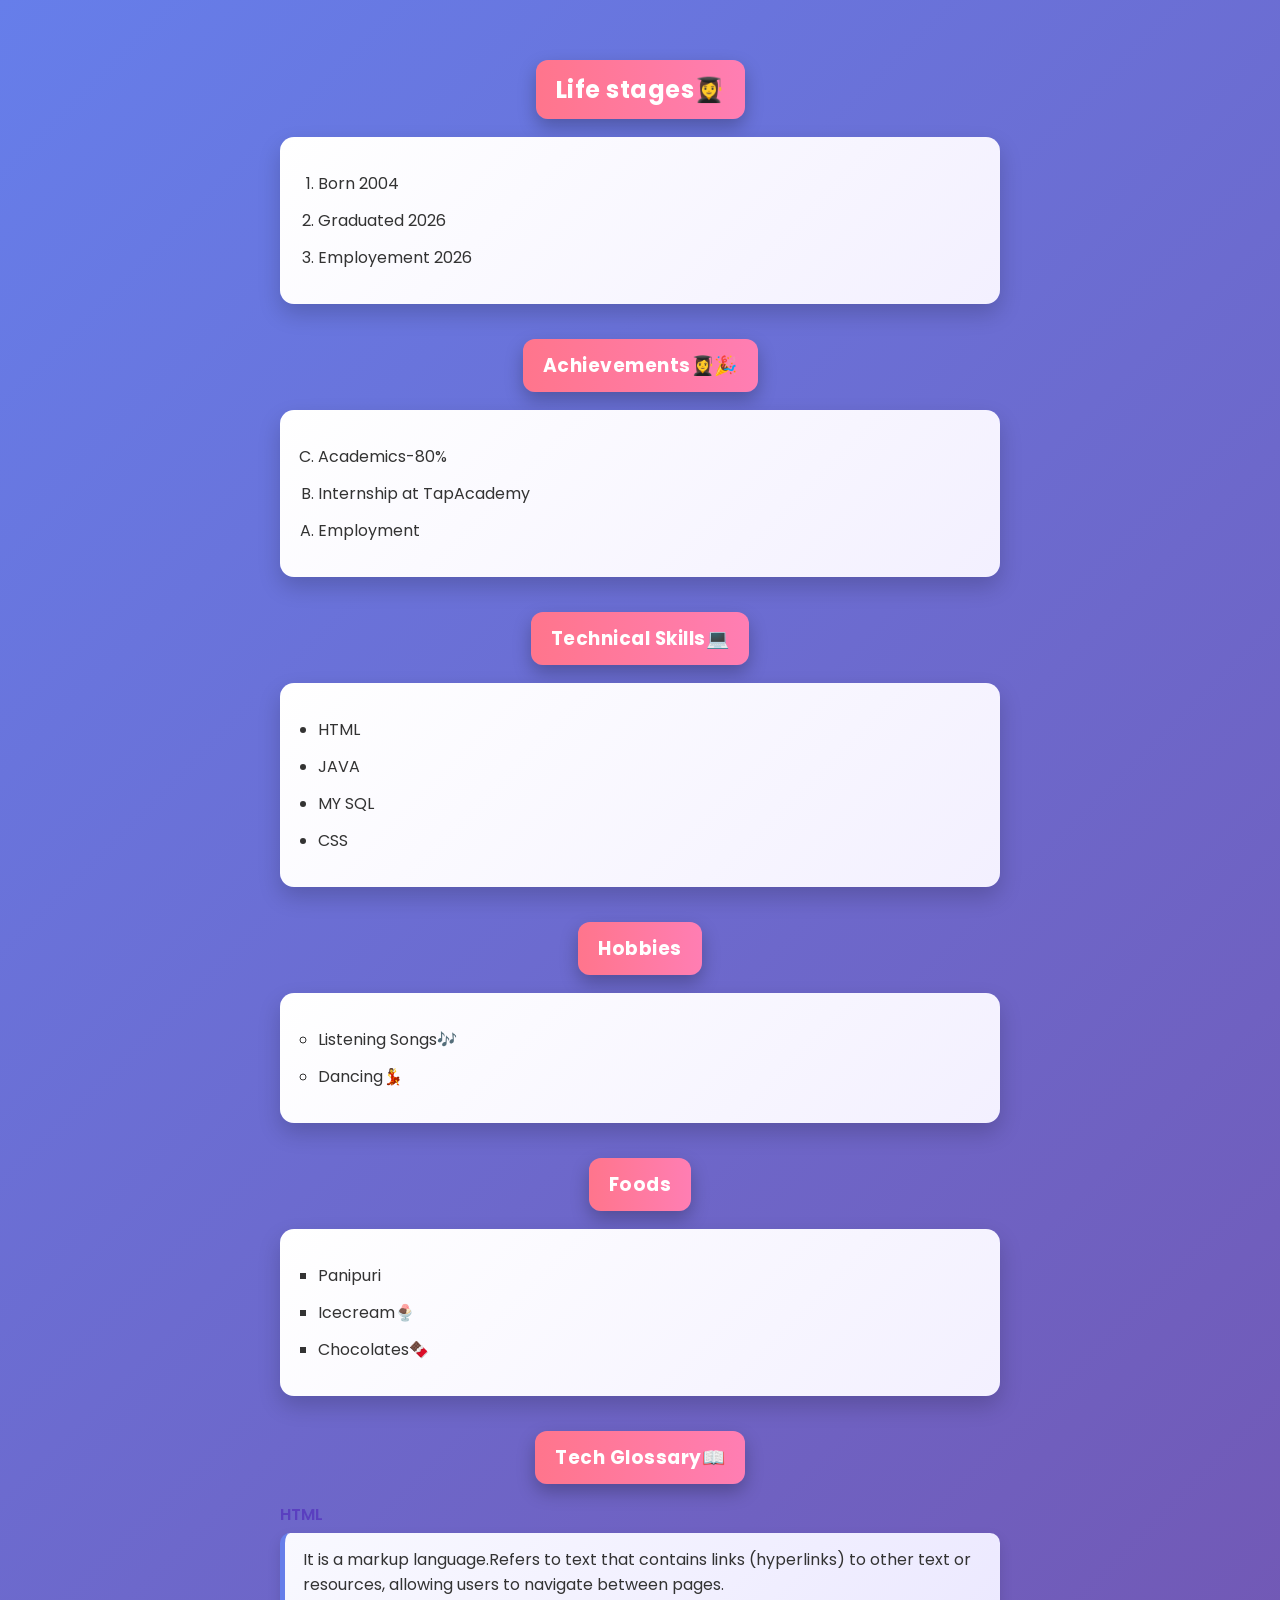
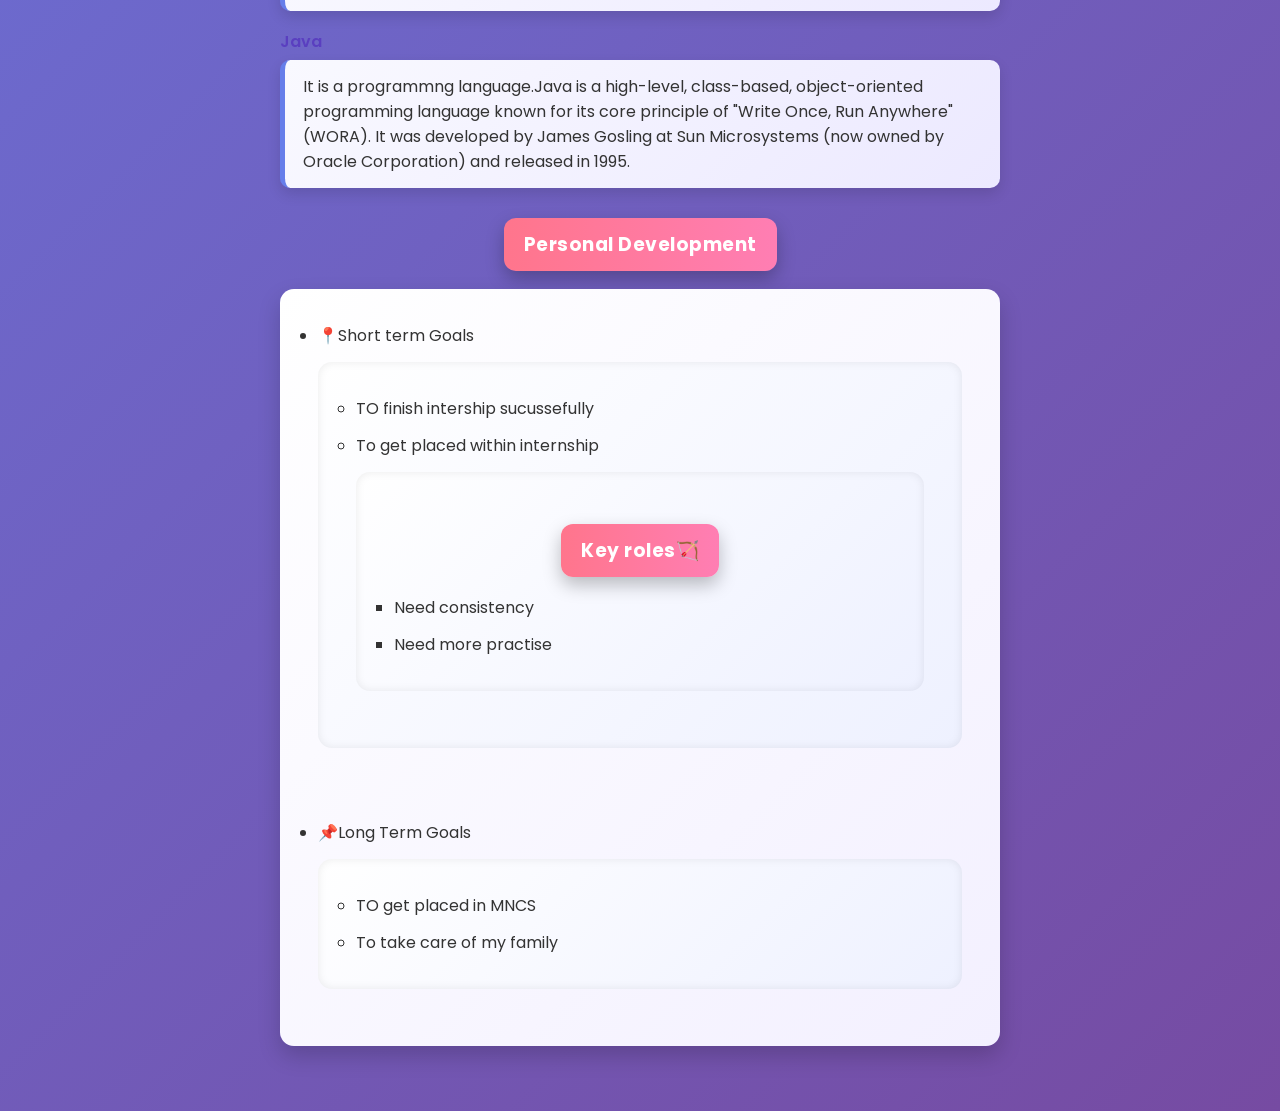
<file: HtmlProject/P2/PROJECT2.html>
<!doctype html>
<html lang="en">
  <head>
    <meta charset="UTF-8" />
    <meta name="viewport" content="width=device-width, initial-scale=1.0" />
    <title>List project2</title>
    <link rel="stylesheet" href="./style11.css" />
  </head>
  <body>
    <h2><ins>Life stages👩‍🎓</ins></h2>
    <ol type="1">
      <li>Born 2004</li>
      <li>Graduated 2026</li>
      <li>Employement 2026</li>
    </ol>
    <h3><ins>Achievements👩‍🎓🎉</ins></h3>
    <ol type="A" reversed>
      <li>Academics-80%</li>
      <li>Internship at TapAcademy</li>
      <li>Employment</li>
    </ol>
    <h3><ins>Technical Skills💻</ins></h3>
    <ul>
      <li>HTML</li>
      <li>JAVA</li>
      <li>MY SQL</li>
      <li>CSS</li>
    </ul>
    <h3><ins>Hobbies</ins></h3>
    <ul type="circle">
      <li>Listening Songs🎶</li>
      <li>Dancing💃</li>
    </ul>
    <h3><ins>Foods</ins></h3>
    <ul type="square">
      <li>Panipuri</li>
      <li>Icecream🍨</li>
      <li>Chocolates🍫</li>
    </ul>
    <h3><ins>Tech Glossary📖</ins></h3>
    <dt>HTML</dt>
    <dd>
      It is a markup language.Refers to text that contains links (hyperlinks) to
      other text or resources, allowing users to navigate between pages.
    </dd>
    <dt>Java</dt>
    <dd>
      It is a programmng language.Java is a high-level, class-based,
      object-oriented programming language known for its core principle of
      "Write Once, Run Anywhere" (WORA). It was developed by James Gosling at
      Sun Microsystems (now owned by Oracle Corporation) and released in 1995.
    </dd>
    <h3><ins>Personal Development</ins></h3>
    <ul>
      <li>📍Short term Goals</li>
      <ul>
        <li>TO finish intership sucussefully</li>
        <li>To get placed within internship</li>
        <ul>
          <h3>Key roles🏹</h3>
          <li>Need consistency</li>
          <li>Need more practise</li>
        </ul>
      </ul>
      <br />
      <li>📌Long Term Goals</li>
      <ul>
        <li>TO get placed in MNCS</li>
        <li>To take care of my family</li>
      </ul>
    </ul>
  </body>
</html>
</file>
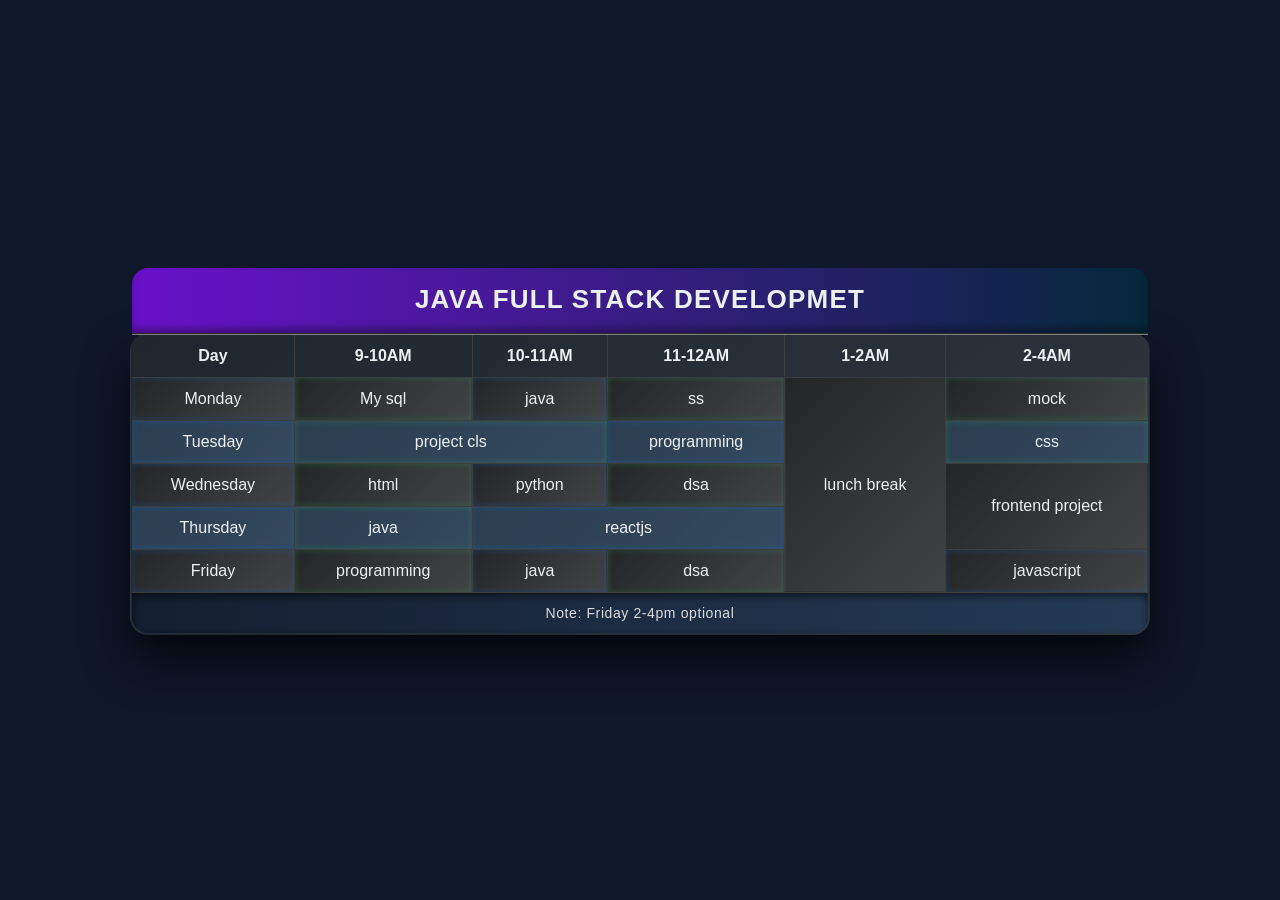
<file: HtmlProject/P3/timetable.html>
<!doctype html>
<html lang="en">
  <head>
    <meta charset="UTF-8" />
    <meta name="viewport" content="width=device-width, initial-scale=1.0" />
    <title>Document</title>
    <link rel="stylesheet" href="./style.css" />
  </head>
  <body>
    <table border="2px" cellpadding="5">
      <thead>
        <caption style="text-align: center">
          Java Full Stack developmet
        </caption>
        <tr>
          <th>Day</th>
          <th>9-10AM</th>
          <th>10-11AM</th>
          <th>11-12AM</th>
          <th>1-2AM</th>
          <th>2-4AM</th>
        </tr>
      </thead>
      <tbody>
        <tr>
          <td>Monday</td>
          <td>My sql</td>
          <td>java</td>
          <td>ss</td>
          <td rowspan="5">lunch break</td>
          <td>mock</td>
        </tr>
        <tr>
          <td>Tuesday</td>
          <td colspan="2">project cls</td>
          <td>programming</td>
          <td>css</td>
        </tr>
        <tr>
          <td>Wednesday</td>
          <td>html</td>
          <td>python</td>
          <td>dsa</td>
          <td rowspan="2">frontend project</td>
        </tr>
        <tr>
          <td>Thursday</td>
          <td>java</td>
          <td colspan="2">reactjs</td>
        </tr>
        <tr>
          <td>Friday</td>
          <td>programming</td>
          <td>java</td>
          <td>dsa</td>
          <td>javascript</td>
        </tr>
      </tbody>
      <tfoot>
        <tr>
          <td colspan="6" style="text-align: center">
            Note: Friday 2-4pm optional
          </td>
        </tr>
      </tfoot>
    </table>
  </body>
</html>
</file>
<file: HtmlProject/P2/style11.css>
/* Google Font */
@import url("https://fonts.googleapis.com/css2?family=Poppins:wght@400;600&display=swap");

/* Page background */
body {
  margin: 0;
  padding: 30px 0;
  font-family: "Poppins", sans-serif;
  background: linear-gradient(135deg, #667eea, #764ba2);
  color: #333;
}

/* Center alignment */
body > * {
  margin-left: auto;
  margin-right: auto;
  max-width: 720px;
  transition: all 0.4s ease;
}

/* Headings */
h2,
h3 {
  background: linear-gradient(to right, #ff758c, #ff7eb3);
  color: #ffffff;
  padding: 12px 20px;
  border-radius: 12px;
  width: fit-content;
  margin: 30px auto 18px;
  box-shadow: 0 8px 18px rgba(0, 0, 0, 0.25);
  letter-spacing: 0.5px;
  transition: all 0.4s ease;
}

/* Heading hover */
h2:hover,
h3:hover {
  background: linear-gradient(to right, #667eea, #764ba2);
  transform: scale(1.05) rotate(-1deg);
  box-shadow: 0 12px 22px rgba(0, 0, 0, 0.35);
}

/* Lists */
ol,
ul {
  background: linear-gradient(135deg, #ffffff, #f3f0ff);
  padding: 22px 38px;
  border-radius: 14px;
  margin: 18px auto 35px;
  box-shadow: 0 10px 22px rgba(0, 0, 0, 0.18);
  transition: all 0.4s ease;
}

/* List hover */
ol:hover,
ul:hover {
  background: linear-gradient(135deg, #eef1ff, #ffffff);
  transform: translateY(-6px);
  box-shadow: 0 16px 30px rgba(0, 0, 0, 0.28);
}

/* List items */
li {
  margin: 12px 0;
  font-size: 16px;
  transition:
    color 0.3s ease,
    transform 0.3s ease;
}

/* List item hover */
li:hover {
  color: #ff4b7d;
  transform: translateX(8px);
}

/* Description terms */
dt {
  font-weight: 600;
  color: #5a3fc0;
  margin: 18px auto 6px;
  transition:
    color 0.3s ease,
    transform 0.3s ease;
}

dt:hover {
  color: #ff758c;
  transform: translateX(6px);
}

/* Description details */
dd {
  margin: 0 auto 18px;
  background: linear-gradient(135deg, #f9f9ff, #ece9ff);
  padding: 14px 18px;
  border-left: 5px solid #667eea;
  border-radius: 10px;
  box-shadow: 0 6px 14px rgba(0, 0, 0, 0.12);
  transition: all 0.4s ease;
}

dd:hover {
  background: linear-gradient(135deg, #667eea, #764ba2);
  color: #ffffff;
  transform: scale(1.03);
  box-shadow: 0 12px 26px rgba(0, 0, 0, 0.3);
}

/* Nested lists */
ul ul {
  background: linear-gradient(135deg, #ffffff, #eef1ff);
  margin-top: 14px;
  box-shadow: inset 0 0 10px rgba(0, 0, 0, 0.08);
}

/* Remove underline from <ins> */
h2 ins,
h3 ins {
  text-decoration: none;
}

/* Smooth box model */
* {
  box-sizing: border-box;
}
</file>
<file: HtmlProject/P3/style.css>
/* Page background */
body {
  margin: 0;
  padding: 40px;
  background: linear-gradient(135deg, #0f2027, #203a43, #2c5364);
  background-size: 300% 300%;
  animation: gradientMove 10s ease infinite;
  font-family: "Segoe UI", Tahoma, Geneva, Verdana, sans-serif;
}

/* Animated background */
@keyframes gradientMove {
  0% {
    background-position: 0% 50%;
  }
  50% {
    background-position: 100% 50%;
  }
  100% {
    background-position: 0% 50%;
  }
}

/* Table styling */
table {
  border-collapse: collapse;
  margin: auto;
  width: 85%;
  background: linear-gradient(145deg, #1e272e, #2f3640);
  border-radius: 18px;
  overflow: hidden;
  box-shadow: 0 25px 45px rgba(0, 0, 0, 0.7);
}

/* Caption */
caption {
  caption-side: top;
  font-size: 26px;
  font-weight: 600;
  padding: 18px;
  color: #ecf0f1;
  background: linear-gradient(to right, #6a11cb, #04283a);
  letter-spacing: 1.2px;
  text-transform: uppercase;
  box-shadow: inset 0 -4px 10px rgba(0, 0, 0, 0.4);
}

/* Table header */
thead th {
  background: linear-gradient(to right, #0f2027, #203a43);
  color: #ecf0f1;
  padding: 14px;
  font-size: 15px;
  text-shadow: 0 1px 2px rgba(0, 0, 0, 0.6);
}

/* Common cells */
td,
th {
  text-align: center;
  padding: 12px;
  border: 1px solid #3d3d3d;
  color: #ecf0f1;
  transition: all 0.3s ease;
}

/* Cute alternating rows */
tbody tr:nth-child(odd) td {
  background: linear-gradient(135deg, #232526, #414345);
}

tbody tr:nth-child(even) td {
  background: linear-gradient(135deg, #2c3e50, #34495e);
}

/* Hover glow */
tbody tr:hover td {
  background: linear-gradient(135deg, #485563, #29323c);
  box-shadow: inset 0 0 10px rgba(255, 255, 255, 0.15);
}

/* 🟡 Lunch Break — Orange/Gold */
td[rowspan]:is(:contains("Lunch"), :contains("LUNCH")) {
  background: linear-gradient(135deg, #f7971e, #ffd200);
  color: #2c2c2c;
  font-weight: bold;
  box-shadow: inset 0 0 12px rgba(0, 0, 0, 0.4);
}

/* 🟣 Frontend Project — Purple */
td:has(:not()) {
  /* fallback selector safety */
}

td:contains("Frontend"),
td:contains("FRONTEND") {
  background: linear-gradient(135deg, #7f00ff, #e100ff);
  color: #ffffff;
  font-weight: 600;
  box-shadow: 0 0 12px rgba(225, 0, 255, 0.6);
}

/* 🔵 Theory classes — Blue */
tbody td:not([rowspan]):nth-child(odd) {
  box-shadow: inset 0 0 6px rgba(0, 123, 255, 0.25);
}

/* 🟢 Labs / Practical — Green */
tbody td:nth-child(even):not([rowspan]) {
  box-shadow: inset 0 0 6px rgba(46, 204, 113, 0.25);
}

/* Footer */
tfoot td {
  background: linear-gradient(to right, #141e30, #243b55);
  color: #dcdde1;
  font-size: 14px;
  padding: 12px;
  letter-spacing: 0.6px;
  box-shadow: inset 0 3px 8px rgba(0, 0, 0, 0.6);
}

/* Responsive */
@media (max-width: 768px) {
  table {
    width: 100%;
    font-size: 12px;
  }
}

* {
  box-sizing: border-box;
  font-family: Arial, Helvetica, sans-serif;
}

body {
  background: #0f172a;
  display: flex;
  justify-content: center;
  align-items: center;
  height: 100vh;
}

/* Card */
.card {
  position: relative;
  width: 350px;
  background: #020617;
  color: white;
  border-radius: 16px;
  padding: 20px;
  overflow: hidden;
}

/* Header */
.card-header h2 {
  margin: 0;
  font-size: 20px;
}

.card-header p {
  margin: 5px 0 15px;
  color: #94a3b8;
  font-size: 14px;
}

/* Album art */
.album-art {
  height: 190px;
  width: 190px;
  margin: auto;
  border-radius: 12px;
  background: linear-gradient(135deg, #a855f7, #ec4899);
}

/* Content */
.card-content {
  text-align: center;
}

/* Progress bar */
.progress-bar {
  background: #334155;
  height: 6px;
  border-radius: 10px;
  margin: 20px 0 8px;
}

.progress {
  background: #6366f1;
  width: 33%;
  height: 100%;
  border-radius: 10px;
}

/* Time */
.time {
  display: flex;
  justify-content: space-between;
  font-size: 12px;
  color: #94a3b8;
}

/* Footer buttons */
.card-footer {
  display: flex;
  justify-content: center;
  gap: 16px;
  margin-top: 20px;
}

.icon-btn {
  width: 40px;
  height: 40px;
  border-radius: 50%;
  border: 1px solid #475569;
  background: transparent;
  color: white;
  font-size: 16px;
  cursor: pointer;
}

.icon-btn.play {
  background: #6366f1;
  border: none;
}

.icon-btn:hover {
  transform: scale(1.1);
}

/* Border beam animation */
.border-beam {
  position: absolute;
  inset: 0;
  border-radius: 16px;
  pointer-events: none;
  animation: beam 6s linear infinite;
}

.border-beam.red {
  border: 2px solid transparent;
  background: linear-gradient(90deg, transparent, red, transparent);
}

.border-beam.blue {
  border: 2px solid transparent;
  background: linear-gradient(90deg, transparent, blue, transparent);
  animation-delay: 3s;
}

@keyframes beam {
  0% {
    transform: translateX(-100%);
  }
  100% {
    transform: translateX(100%);
  }
}
</file>
